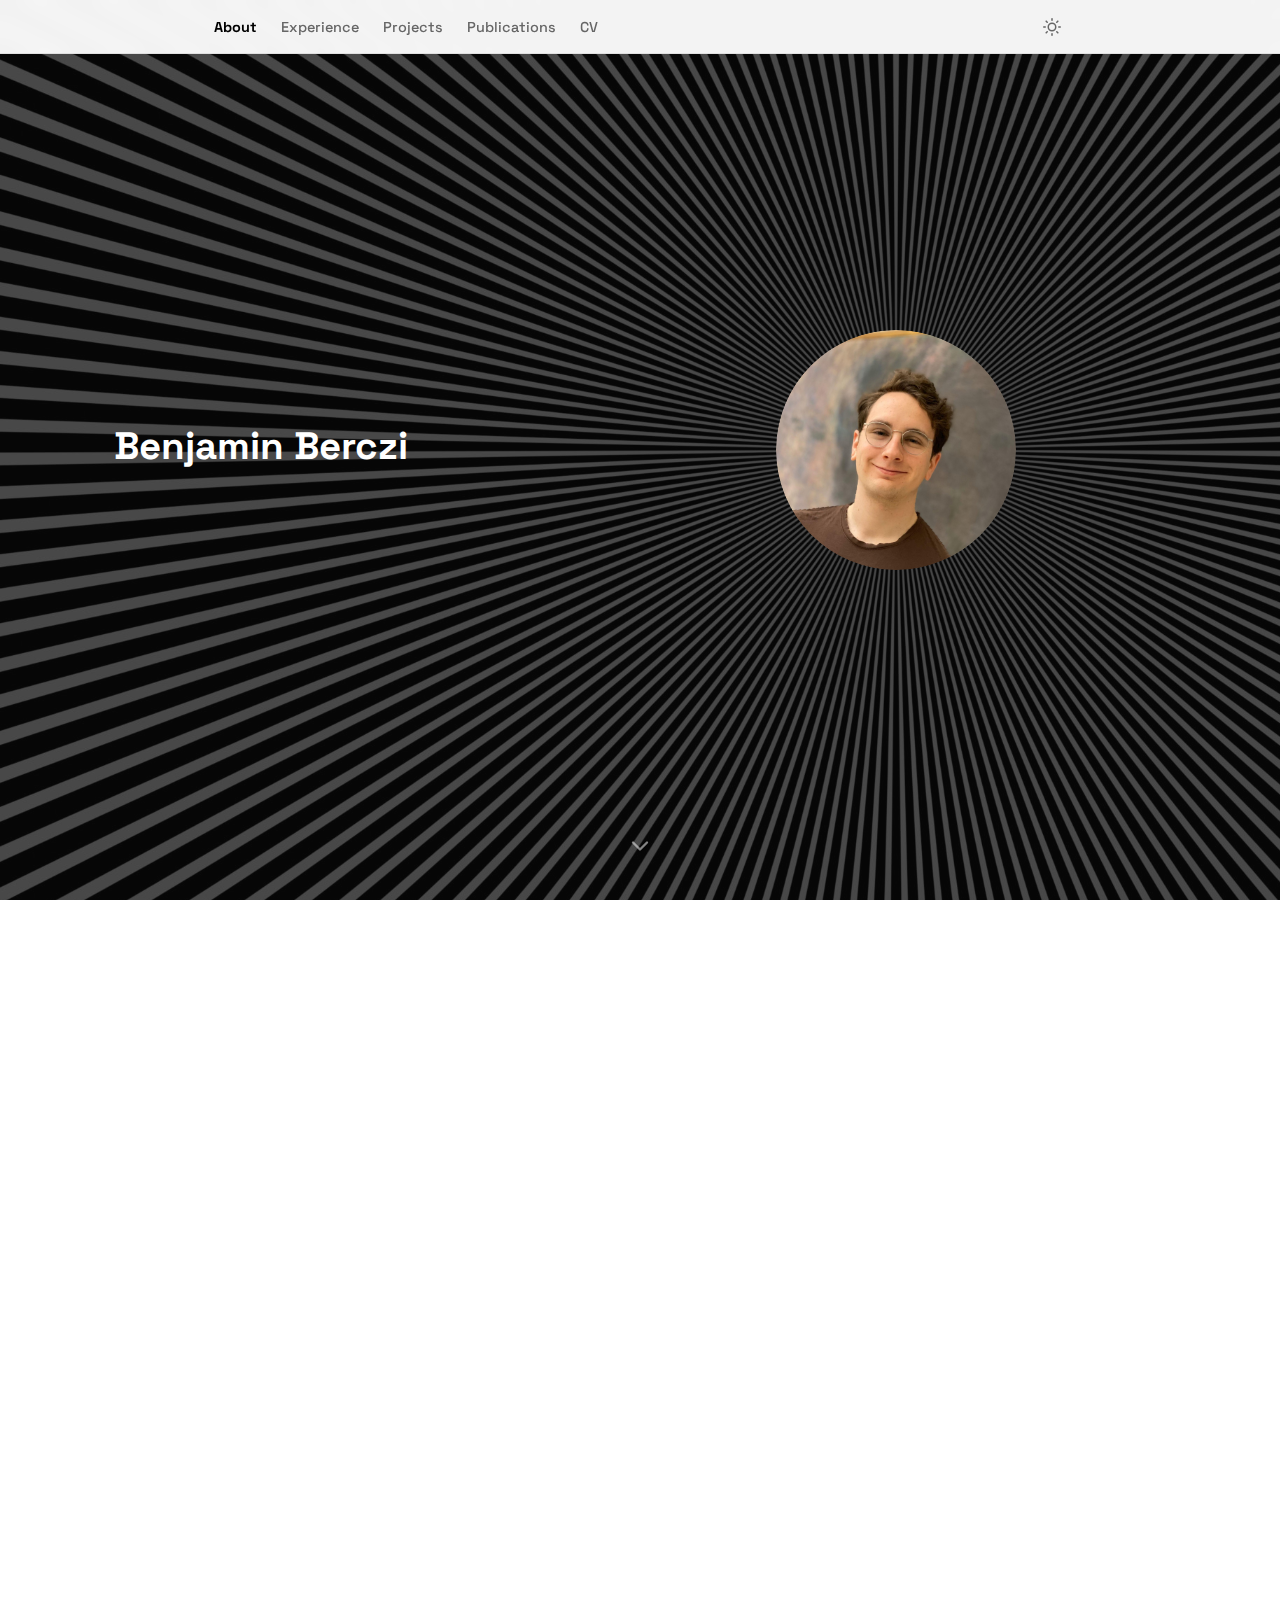
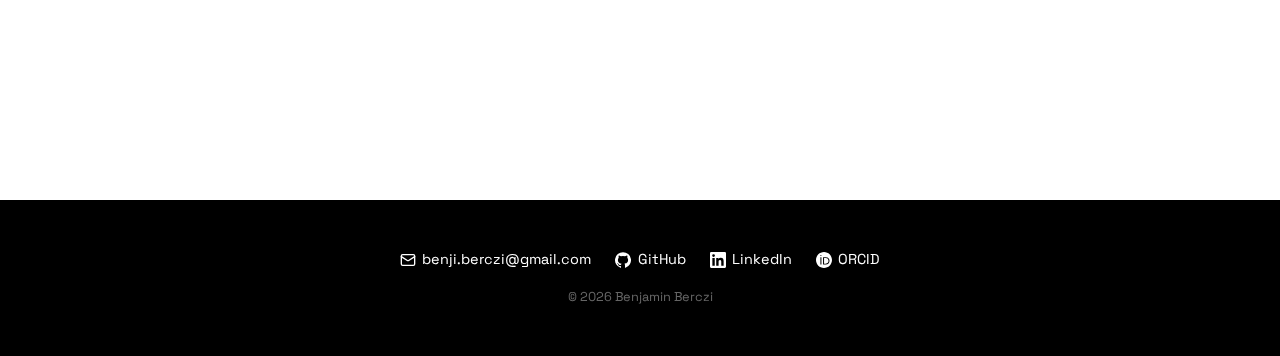
<file: index.html>
<!DOCTYPE html>
<html lang="en">
<head>
  <meta charset="UTF-8">
  <meta name="viewport" content="width=device-width, initial-scale=1.0">
  <title>Benjamin Berczi — ML Scientist &amp; AI Safety Researcher</title>
  <meta name="description" content="Personal website of Benjamin Berczi, Machine Learning Scientist and AI Safety Researcher.">

  <!-- Open Graph -->
  <meta property="og:title" content="Benjamin Berczi — ML Scientist & AI Safety Researcher">
  <meta property="og:description" content="Machine Learning Scientist and AI Safety Researcher. Currently a MATS research scholar working on interpreting goals and beliefs in LLMs.">
  <meta property="og:image" content="https://benjibrcz.github.io/benji_profile_pic.jpg">
  <meta property="og:url" content="https://benjibrcz.github.io">
  <meta property="og:type" content="website">
  <meta name="twitter:card" content="summary">

  <!-- Favicon -->
  <link rel="icon" href="data:image/svg+xml,<svg xmlns='http://www.w3.org/2000/svg' viewBox='0 0 100 100'><rect fill='%23111' rx='18' width='100' height='100'/><text x='50' y='68' font-family='Space Grotesk,sans-serif' font-size='52' font-weight='700' fill='white' text-anchor='middle'>BB</text></svg>">

  <link rel="preconnect" href="https://fonts.googleapis.com">
  <link rel="preconnect" href="https://fonts.gstatic.com" crossorigin>
  <link href="https://fonts.googleapis.com/css2?family=Space+Grotesk:wght@400;500;600;700&display=swap" rel="stylesheet">
  <link rel="stylesheet" href="style.css">
</head>
<body>

<!-- Nav -->
<nav>
  <div class="container">
    <button class="nav-toggle" aria-label="Toggle navigation">&#9776;</button>
    <ul>
      <li><a href="index.html" class="active">About</a></li>
      <li><a href="experience.html">Experience</a></li>
      <li><a href="projects.html">Projects</a></li>
      <li><a href="publications.html">Publications</a></li>
      <li><a href="resume.pdf" target="_blank">CV</a></li>
    </ul>
    <button class="theme-toggle" aria-label="Toggle dark mode">
      <svg class="icon-sun" viewBox="0 0 24 24" fill="none" stroke="currentColor" stroke-width="2" stroke-linecap="round" stroke-linejoin="round"><circle cx="12" cy="12" r="5"/><line x1="12" y1="1" x2="12" y2="3"/><line x1="12" y1="21" x2="12" y2="23"/><line x1="4.22" y1="4.22" x2="5.64" y2="5.64"/><line x1="18.36" y1="18.36" x2="19.78" y2="19.78"/><line x1="1" y1="12" x2="3" y2="12"/><line x1="21" y1="12" x2="23" y2="12"/><line x1="4.22" y1="19.78" x2="5.64" y2="18.36"/><line x1="18.36" y1="5.64" x2="19.78" y2="4.22"/></svg>
      <svg class="icon-moon" viewBox="0 0 24 24" fill="none" stroke="currentColor" stroke-width="2" stroke-linecap="round" stroke-linejoin="round"><path d="M21 12.79A9 9 0 1 1 11.21 3 7 7 0 0 0 21 12.79z"/></svg>
    </button>
  </div>
</nav>

<!-- Hero -->
<section class="hero" id="hero">
  <div class="container">
    <div class="hero-content">
      <h1>Benjamin Berczi</h1>
    </div>
  </div>
  <canvas class="hero-photo" id="hero-photo-canvas" width="480" height="480"></canvas>
  <a href="#about" class="scroll-hint" aria-label="Scroll down">
    <svg viewBox="0 0 24 24" fill="none" stroke="currentColor" stroke-width="2" stroke-linecap="round" stroke-linejoin="round"><polyline points="6 9 12 15 18 9"/></svg>
  </a>
</section>

<!-- About -->
<section id="about" class="about">
  <div class="container fade-in">
    <h2 class="about-headline">Hi, I'm Benji!<br>Machine learning scientist, AI safety researcher and former theoretical physicist.</h2>
    <div class="content-card">
      <p class="about-current">Currently I am at <strong>MATS</strong> working on LLM belief dynamics.</p>
      <p>
        Before that, I was an ML scientist at Depop, building large-scale recommender systems with PyTorch and Spark. In parallel, I pursued AI safety research through AI Safety Camp and independent collaborations, working on mechanistic interpretability and activation steering. I originally have a background in theoretical physics, having done a PhD at the University of Nottingham where I created simulations of quantum matter in curved spacetime to study how tiny black holes form and the quantum effects around them.
      </p>
    </div>
  </div>
</section>

<!-- Footer -->
<footer>
  <div class="container">
    <div class="footer-links">
      <a href="mailto:benji.berczi@gmail.com">
        <svg viewBox="0 0 24 24" fill="none" stroke="currentColor" stroke-width="2" stroke-linecap="round" stroke-linejoin="round" width="16" height="16"><rect x="2" y="4" width="20" height="16" rx="2"/><path d="m22 7-8.97 5.7a1.94 1.94 0 0 1-2.06 0L2 7"/></svg>
        benji.berczi@gmail.com
      </a>
      <a href="https://github.com/benjibrcz" target="_blank" rel="noopener">
        <svg viewBox="0 0 24 24" fill="currentColor" width="16" height="16"><path d="M12 .3a12 12 0 0 0-3.8 23.38c.6.11.82-.26.82-.58v-2.02c-3.34.73-4.04-1.61-4.04-1.61-.55-1.39-1.34-1.76-1.34-1.76-1.08-.74.08-.73.08-.73 1.2.08 1.84 1.23 1.84 1.23 1.07 1.84 2.81 1.3 3.5 1 .1-.78.42-1.3.76-1.6-2.67-.3-5.47-1.33-5.47-5.93 0-1.31.47-2.38 1.24-3.22-.14-.3-.54-1.52.1-3.18 0 0 1-.32 3.3 1.23a11.5 11.5 0 0 1 6.02 0c2.28-1.55 3.29-1.23 3.29-1.23.64 1.66.24 2.88.12 3.18a4.65 4.65 0 0 1 1.23 3.22c0 4.61-2.8 5.63-5.48 5.92.42.36.81 1.1.81 2.22v3.29c0 .32.21.7.82.58A12 12 0 0 0 12 .3"/></svg>
        GitHub
      </a>
      <a href="https://www.linkedin.com/in/benjamin-berczi-b7bb0a133" target="_blank" rel="noopener">
        <svg viewBox="0 0 24 24" fill="currentColor" width="16" height="16"><path d="M20.45 20.45h-3.56v-5.57c0-1.33-.02-3.04-1.85-3.04-1.85 0-2.14 1.45-2.14 2.94v5.67H9.34V9h3.41v1.56h.05a3.74 3.74 0 0 1 3.37-1.85c3.6 0 4.27 2.37 4.27 5.46v6.28zM5.34 7.43a2.06 2.06 0 1 1 0-4.13 2.06 2.06 0 0 1 0 4.13zM7.12 20.45H3.56V9h3.56v11.45zM22.22 0H1.77A1.75 1.75 0 0 0 0 1.73v20.54A1.75 1.75 0 0 0 1.77 24h20.45A1.75 1.75 0 0 0 24 22.27V1.73A1.75 1.75 0 0 0 22.22 0z"/></svg>
        LinkedIn
      </a>
      <a href="https://orcid.org/0000-0001-9390-6124" target="_blank" rel="noopener">
        <svg viewBox="0 0 24 24" fill="currentColor" width="16" height="16"><path d="M12 0C5.372 0 0 5.372 0 12s5.372 12 12 12 12-5.372 12-12S18.628 0 12 0zM7.369 4.378a.855.855 0 1 1 0 1.71.855.855 0 0 1 0-1.71zm-.754 3.348h1.508v11.13H6.615V7.726zm3.959 0h4.089c4.225 0 5.586 2.647 5.586 5.555 0 3.1-2.028 5.575-5.67 5.575h-4.005V7.726zm1.508 1.337v8.456h2.434c3.04 0 4.228-1.828 4.228-4.258 0-2.6-1.38-4.198-4.149-4.198h-2.513z"/></svg>
        ORCID
      </a>
    </div>
    <p>&copy; 2026 Benjamin Berczi</p>
  </div>
</footer>

<script>
  // Mobile nav toggle
  document.querySelector('.nav-toggle').addEventListener('click', function () {
    document.querySelector('nav ul').classList.toggle('open');
  });

  document.querySelectorAll('nav ul a').forEach(function (link) {
    link.addEventListener('click', function () {
      document.querySelector('nav ul').classList.remove('open');
    });
  });

  // Scroll-triggered fade-in
  var observer = new IntersectionObserver(function (entries) {
    entries.forEach(function (entry) {
      if (entry.isIntersecting) {
        entry.target.classList.add('visible');
        observer.unobserve(entry.target);
      }
    });
  }, { threshold: 0.15 });

  document.querySelectorAll('.fade-in').forEach(function (el) {
    observer.observe(el);
  });

  // Dark / light mode toggle
  var toggle = document.querySelector('.theme-toggle');
  var html = document.documentElement;

  function setTheme(dark) {
    html.setAttribute('data-theme', dark ? 'dark' : 'light');
    localStorage.setItem('theme', dark ? 'dark' : 'light');
  }

  // Init from saved preference or system preference
  var saved = localStorage.getItem('theme');
  if (saved) {
    setTheme(saved === 'dark');
  } else if (window.matchMedia('(prefers-color-scheme: dark)').matches) {
    setTheme(true);
  }

  toggle.addEventListener('click', function () {
    var isDark = html.getAttribute('data-theme') === 'dark';
    setTheme(!isDark);
  });

  // Spiral distortion on profile photo
  (function () {
    var canvas = document.getElementById('hero-photo-canvas');
    if (!canvas) return;
    var ctx = canvas.getContext('2d');
    var size = canvas.width; // 480 (2x for retina)
    var img = new Image();
    img.src = 'benji_profile_pic.jpg';
    var rotation = 0;
    var cx = size / 2;
    var cy = size / 2;
    var r = size / 2;
    var edgeStart = 0.0;
    var numRings = 30;
    // Source crop coords (set on load)
    var sx, sy, s;

    img.onload = function () {
      s = Math.min(img.width, img.height);
      sx = (img.width - s) / 2;
      sy = (img.height - s) / 2;
      requestAnimationFrame(draw);
    };

    function draw() {
      rotation += 0.002;
      ctx.clearRect(0, 0, size, size);

      // Draw spiral-distorted outer rings (from outermost inward)
      for (var i = numRings; i >= 1; i--) {
        var nd = edgeStart + (1 - edgeStart) * (i / numRings);
        var t = (nd - edgeStart) / (1 - edgeStart);
        var angle = rotation * t * 2.5;

        ctx.save();
        ctx.beginPath();
        ctx.arc(cx, cy, nd * r, 0, Math.PI * 2);
        ctx.clip();
        ctx.translate(cx, cy);
        ctx.rotate(angle);
        ctx.translate(-cx, -cy);
        ctx.drawImage(img, sx, sy, s, s, 0, 0, size, size);
        ctx.restore();
      }

      // Draw sharp center on top
      ctx.save();
      ctx.beginPath();
      ctx.arc(cx, cy, edgeStart * r, 0, Math.PI * 2);
      ctx.clip();
      ctx.drawImage(img, sx, sy, s, s, 0, 0, size, size);
      ctx.restore();

      requestAnimationFrame(draw);
    }
  })();
</script>

</body>
</html>
</file>
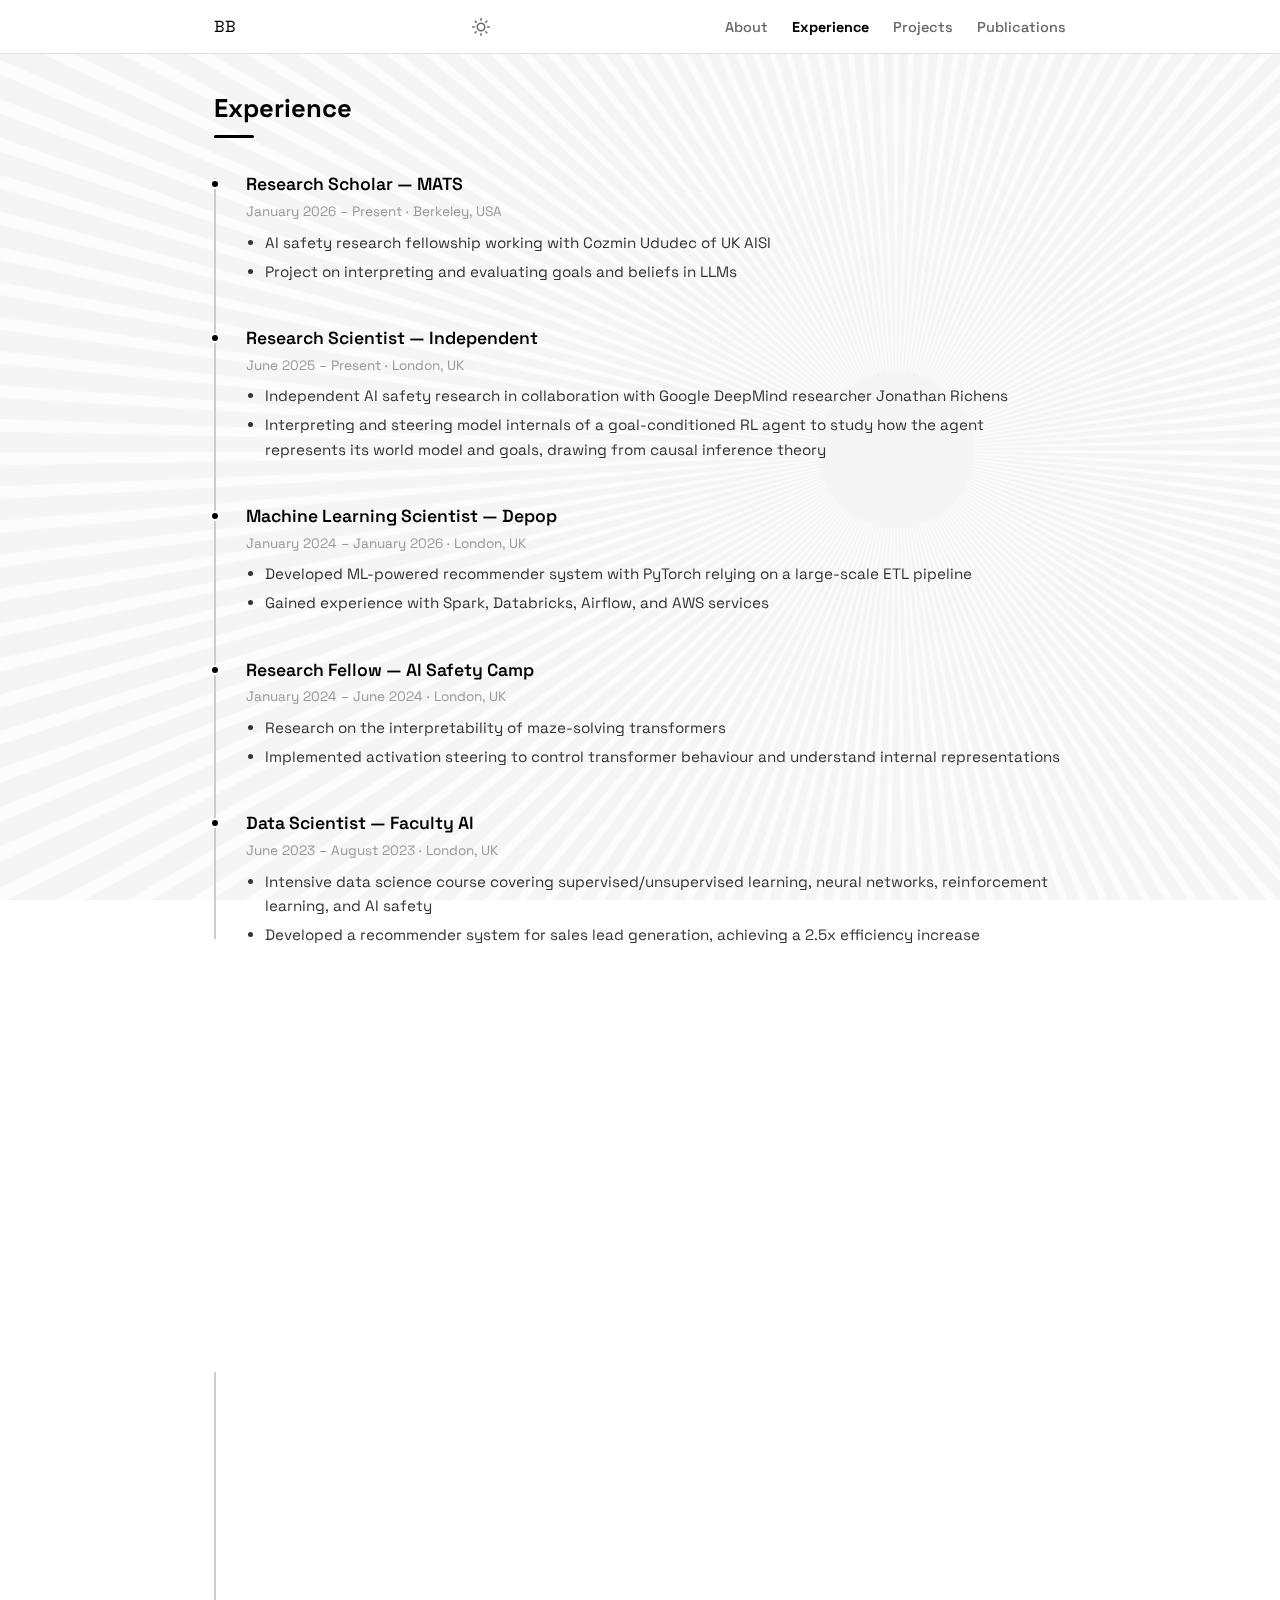
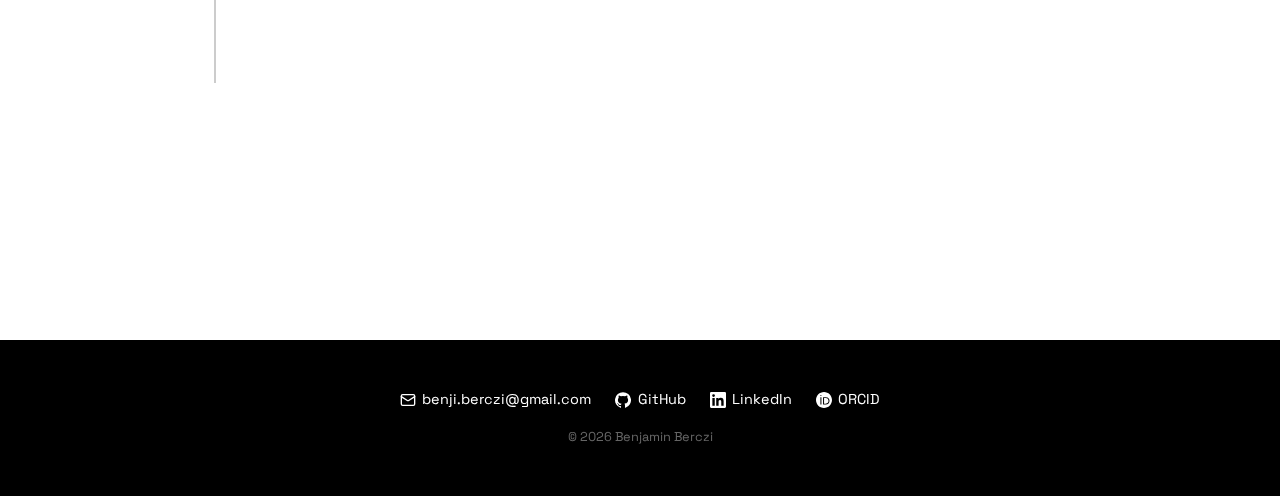
<file: experience.html>
<!DOCTYPE html>
<html lang="en">
<head>
  <meta charset="UTF-8">
  <meta name="viewport" content="width=device-width, initial-scale=1.0">
  <title>Experience — Benjamin Berczi</title>
  <meta name="description" content="Professional experience and education of Benjamin Berczi, Machine Learning Scientist and AI Safety Researcher.">

  <!-- Open Graph -->
  <meta property="og:title" content="Experience — Benjamin Berczi">
  <meta property="og:description" content="Machine Learning Scientist and AI Safety Researcher. Currently a MATS research scholar working on interpreting goals and beliefs in LLMs.">
  <meta property="og:image" content="https://benjibrcz.github.io/benji_profile_pic.jpg">
  <meta property="og:url" content="https://benjibrcz.github.io/experience.html">
  <meta property="og:type" content="website">
  <meta name="twitter:card" content="summary">

  <!-- Favicon -->
  <link rel="icon" href="data:image/svg+xml,<svg xmlns='http://www.w3.org/2000/svg' viewBox='0 0 100 100'><rect fill='%23111' rx='18' width='100' height='100'/><text x='50' y='68' font-family='Space Grotesk,sans-serif' font-size='52' font-weight='700' fill='white' text-anchor='middle'>BB</text></svg>">

  <link rel="preconnect" href="https://fonts.googleapis.com">
  <link rel="preconnect" href="https://fonts.gstatic.com" crossorigin>
  <link href="https://fonts.googleapis.com/css2?family=Space+Grotesk:wght@400;500;600;700&display=swap" rel="stylesheet">
  <link rel="stylesheet" href="style.css">
</head>
<body>

<!-- Nav -->
<nav>
  <div class="container">
    <a href="index.html" class="logo">BB</a>
    <div class="nav-right">
      <button class="theme-toggle" aria-label="Toggle dark mode">
        <svg class="icon-sun" viewBox="0 0 24 24" fill="none" stroke="currentColor" stroke-width="2" stroke-linecap="round" stroke-linejoin="round"><circle cx="12" cy="12" r="5"/><line x1="12" y1="1" x2="12" y2="3"/><line x1="12" y1="21" x2="12" y2="23"/><line x1="4.22" y1="4.22" x2="5.64" y2="5.64"/><line x1="18.36" y1="18.36" x2="19.78" y2="19.78"/><line x1="1" y1="12" x2="3" y2="12"/><line x1="21" y1="12" x2="23" y2="12"/><line x1="4.22" y1="19.78" x2="5.64" y2="18.36"/><line x1="18.36" y1="5.64" x2="19.78" y2="4.22"/></svg>
        <svg class="icon-moon" viewBox="0 0 24 24" fill="none" stroke="currentColor" stroke-width="2" stroke-linecap="round" stroke-linejoin="round"><path d="M21 12.79A9 9 0 1 1 11.21 3 7 7 0 0 0 21 12.79z"/></svg>
      </button>
      <button class="nav-toggle" aria-label="Toggle navigation">&#9776;</button>
    </div>
    <ul>
      <li><a href="index.html">About</a></li>
      <li><a href="experience.html" class="active">Experience</a></li>
      <li><a href="projects.html">Projects</a></li>
      <li><a href="publications.html">Publications</a></li>
    </ul>
  </div>
</nav>

<!-- Experience -->
<section id="experience">
  <div class="container">
    <h2 class="section-title fade-in">Experience</h2>
    <div class="timeline">

      <div class="timeline-item fade-in">
        <h3>Research Scholar — MATS</h3>
        <div class="meta">January 2026 – Present · Berkeley, USA</div>
        <ul>
          <li>AI safety research fellowship working with Cozmin Ududec of UK AISI</li>
          <li>Project on interpreting and evaluating goals and beliefs in LLMs</li>
        </ul>
      </div>

      <div class="timeline-item fade-in">
        <h3>Research Scientist — Independent</h3>
        <div class="meta">June 2025 – Present · London, UK</div>
        <ul>
          <li>Independent AI safety research in collaboration with Google DeepMind researcher Jonathan Richens</li>
          <li>Interpreting and steering model internals of a goal-conditioned RL agent to study how the agent represents its world model and goals, drawing from causal inference theory</li>
        </ul>
      </div>

      <div class="timeline-item fade-in">
        <h3>Machine Learning Scientist — Depop</h3>
        <div class="meta">January 2024 – January 2026 · London, UK</div>
        <ul>
          <li>Developed ML-powered recommender system with PyTorch relying on a large-scale ETL pipeline</li>
          <li>Gained experience with Spark, Databricks, Airflow, and AWS services</li>
        </ul>
      </div>

      <div class="timeline-item fade-in">
        <h3>Research Fellow — AI Safety Camp</h3>
        <div class="meta">January 2024 – June 2024 · London, UK</div>
        <ul>
          <li>Research on the interpretability of maze-solving transformers</li>
          <li>Implemented activation steering to control transformer behaviour and understand internal representations</li>
        </ul>
      </div>

      <div class="timeline-item fade-in">
        <h3>Data Scientist — Faculty AI</h3>
        <div class="meta">June 2023 – August 2023 · London, UK</div>
        <ul>
          <li>Intensive data science course covering supervised/unsupervised learning, neural networks, reinforcement learning, and AI safety</li>
          <li>Developed a recommender system for sales lead generation, achieving a 2.5x efficiency increase</li>
        </ul>
      </div>

    </div>
  </div>
</section>

<!-- Education -->
<section id="education">
  <div class="container">
    <h2 class="section-title fade-in">Education</h2>
    <div class="timeline">

      <div class="timeline-item fade-in">
        <h3>PhD Theoretical Physics — University of Nottingham</h3>
        <div class="meta">October 2019 – December 2023 · Nottingham, UK</div>
        <ul>
          <li>Designed and wrote large-scale C code to simulate gravitational collapse of quantum matter</li>
          <li>Analysed and visualised simulation data with Python</li>
          <li>Published 3 original research papers in high-impact physics journals</li>
        </ul>
      </div>

      <div class="timeline-item fade-in">
        <h3>MSc Theoretical &amp; Mathematical Physics — Imperial College London</h3>
        <div class="meta">September 2018 – September 2019 · London, UK</div>
      </div>

      <div class="timeline-item fade-in">
        <h3>BSc Physics — University College London</h3>
        <div class="meta">September 2015 – June 2018 · London, UK</div>
      </div>

    </div>
  </div>
</section>

<!-- Footer -->
<footer>
  <div class="container">
    <div class="footer-links">
      <a href="mailto:benji.berczi@gmail.com">
        <svg viewBox="0 0 24 24" fill="none" stroke="currentColor" stroke-width="2" stroke-linecap="round" stroke-linejoin="round" width="16" height="16"><rect x="2" y="4" width="20" height="16" rx="2"/><path d="m22 7-8.97 5.7a1.94 1.94 0 0 1-2.06 0L2 7"/></svg>
        benji.berczi@gmail.com
      </a>
      <a href="https://github.com/benjibrcz" target="_blank" rel="noopener">
        <svg viewBox="0 0 24 24" fill="currentColor" width="16" height="16"><path d="M12 .3a12 12 0 0 0-3.8 23.38c.6.11.82-.26.82-.58v-2.02c-3.34.73-4.04-1.61-4.04-1.61-.55-1.39-1.34-1.76-1.34-1.76-1.08-.74.08-.73.08-.73 1.2.08 1.84 1.23 1.84 1.23 1.07 1.84 2.81 1.3 3.5 1 .1-.78.42-1.3.76-1.6-2.67-.3-5.47-1.33-5.47-5.93 0-1.31.47-2.38 1.24-3.22-.14-.3-.54-1.52.1-3.18 0 0 1-.32 3.3 1.23a11.5 11.5 0 0 1 6.02 0c2.28-1.55 3.29-1.23 3.29-1.23.64 1.66.24 2.88.12 3.18a4.65 4.65 0 0 1 1.23 3.22c0 4.61-2.8 5.63-5.48 5.92.42.36.81 1.1.81 2.22v3.29c0 .32.21.7.82.58A12 12 0 0 0 12 .3"/></svg>
        GitHub
      </a>
      <a href="https://www.linkedin.com/in/benjamin-berczi-b7bb0a133" target="_blank" rel="noopener">
        <svg viewBox="0 0 24 24" fill="currentColor" width="16" height="16"><path d="M20.45 20.45h-3.56v-5.57c0-1.33-.02-3.04-1.85-3.04-1.85 0-2.14 1.45-2.14 2.94v5.67H9.34V9h3.41v1.56h.05a3.74 3.74 0 0 1 3.37-1.85c3.6 0 4.27 2.37 4.27 5.46v6.28zM5.34 7.43a2.06 2.06 0 1 1 0-4.13 2.06 2.06 0 0 1 0 4.13zM7.12 20.45H3.56V9h3.56v11.45zM22.22 0H1.77A1.75 1.75 0 0 0 0 1.73v20.54A1.75 1.75 0 0 0 1.77 24h20.45A1.75 1.75 0 0 0 24 22.27V1.73A1.75 1.75 0 0 0 22.22 0z"/></svg>
        LinkedIn
      </a>
      <a href="https://orcid.org/0000-0001-9390-6124" target="_blank" rel="noopener">
        <svg viewBox="0 0 24 24" fill="currentColor" width="16" height="16"><path d="M12 0C5.372 0 0 5.372 0 12s5.372 12 12 12 12-5.372 12-12S18.628 0 12 0zM7.369 4.378a.855.855 0 1 1 0 1.71.855.855 0 0 1 0-1.71zm-.754 3.348h1.508v11.13H6.615V7.726zm3.959 0h4.089c4.225 0 5.586 2.647 5.586 5.555 0 3.1-2.028 5.575-5.67 5.575h-4.005V7.726zm1.508 1.337v8.456h2.434c3.04 0 4.228-1.828 4.228-4.258 0-2.6-1.38-4.198-4.149-4.198h-2.513z"/></svg>
        ORCID
      </a>
    </div>
    <p>&copy; 2026 Benjamin Berczi</p>
  </div>
</footer>

<script>
  // Mobile nav toggle
  document.querySelector('.nav-toggle').addEventListener('click', function () {
    document.querySelector('nav ul').classList.toggle('open');
  });

  document.querySelectorAll('nav ul a').forEach(function (link) {
    link.addEventListener('click', function () {
      document.querySelector('nav ul').classList.remove('open');
    });
  });

  // Scroll-triggered fade-in
  var observer = new IntersectionObserver(function (entries) {
    entries.forEach(function (entry) {
      if (entry.isIntersecting) {
        entry.target.classList.add('visible');
        observer.unobserve(entry.target);
      }
    });
  }, { threshold: 0.15 });

  document.querySelectorAll('.fade-in').forEach(function (el) {
    observer.observe(el);
  });

  // Dark / light mode toggle
  var toggle = document.querySelector('.theme-toggle');
  var html = document.documentElement;

  function setTheme(dark) {
    html.setAttribute('data-theme', dark ? 'dark' : 'light');
    localStorage.setItem('theme', dark ? 'dark' : 'light');
  }

  // Init from saved preference or system preference
  var saved = localStorage.getItem('theme');
  if (saved) {
    setTheme(saved === 'dark');
  } else if (window.matchMedia('(prefers-color-scheme: dark)').matches) {
    setTheme(true);
  }

  toggle.addEventListener('click', function () {
    var isDark = html.getAttribute('data-theme') === 'dark';
    setTheme(!isDark);
  });
</script>

</body>
</html>
</file>
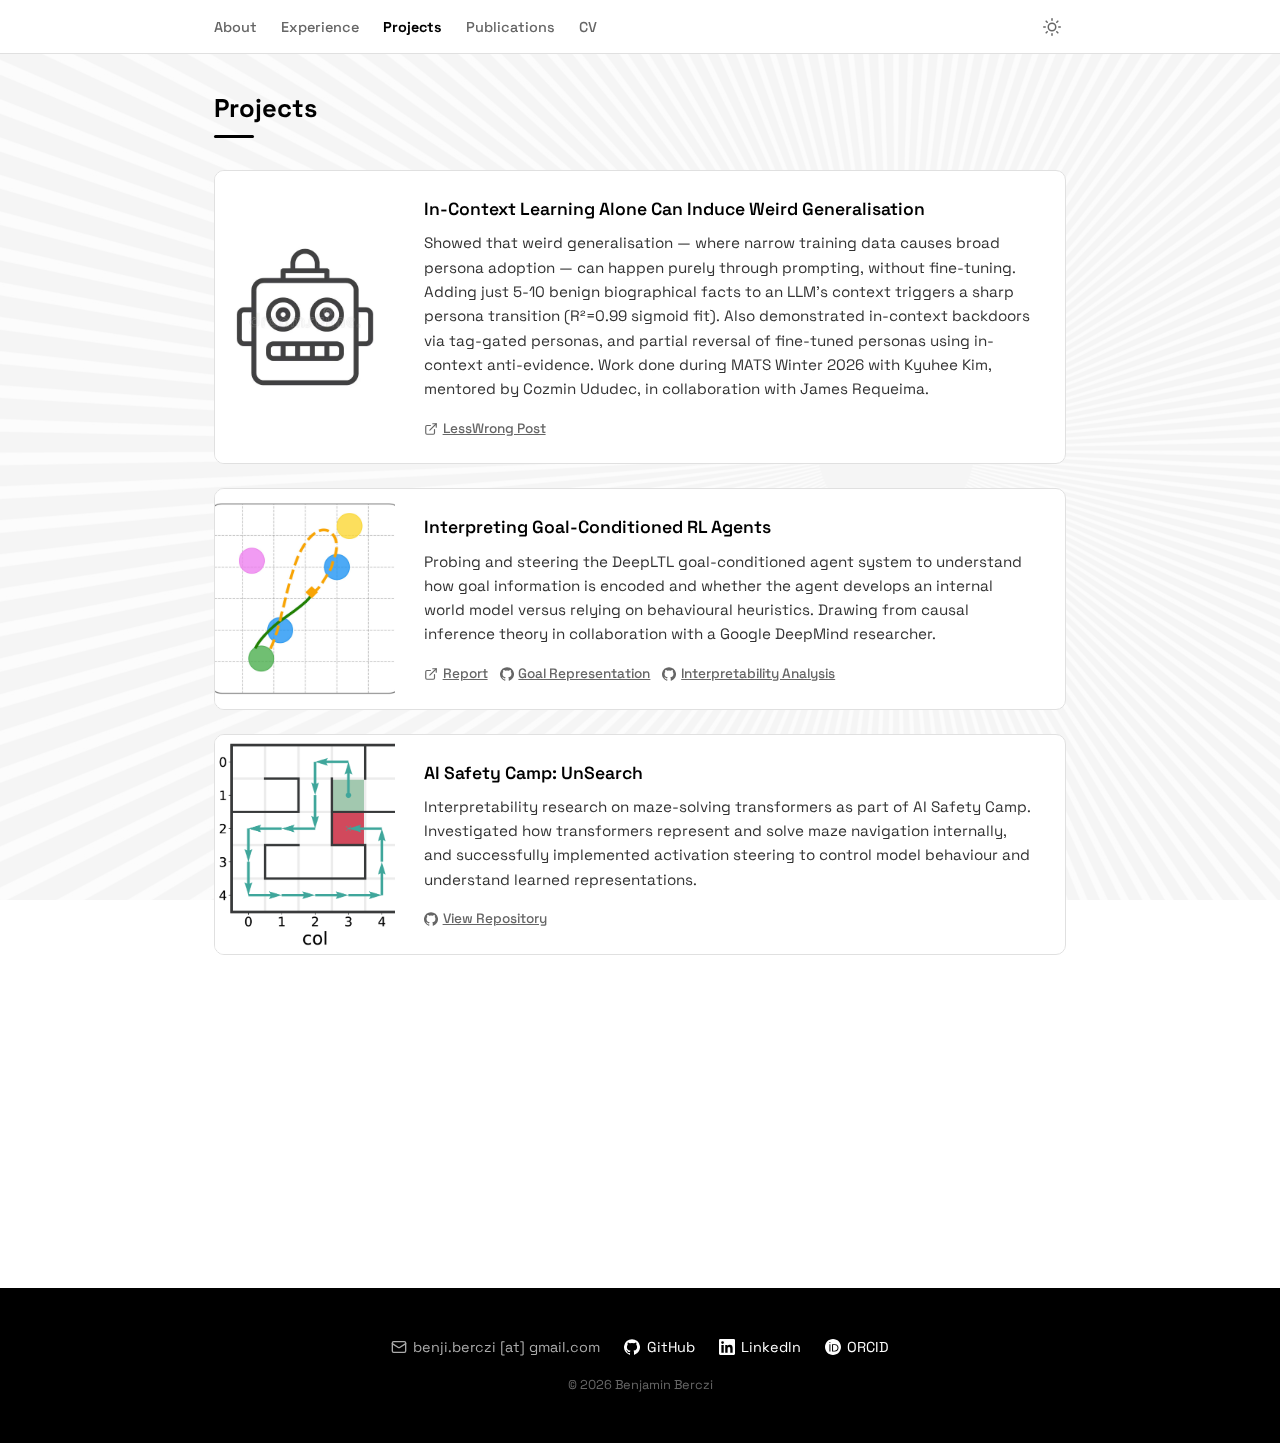
<file: projects.html>
<!DOCTYPE html>
<html lang="en">
<head>
  <meta charset="UTF-8">
  <meta name="viewport" content="width=device-width, initial-scale=1.0">
  <title>Projects — Benjamin Berczi</title>
  <meta name="description" content="Research projects by Benjamin Berczi, Machine Learning Scientist and AI Safety Researcher.">

  <!-- Open Graph -->
  <meta property="og:title" content="Projects — Benjamin Berczi">
  <meta property="og:description" content="Machine Learning Scientist and AI Safety Researcher. Currently a MATS research scholar working on interpreting goals and beliefs in LLMs.">
  <meta property="og:image" content="https://benjibrcz.github.io/benji_profile_pic.jpg">
  <meta property="og:url" content="https://benjibrcz.github.io/projects.html">
  <meta property="og:type" content="website">
  <meta name="twitter:card" content="summary">

  <!-- Favicon -->
  <link rel="icon" href="data:image/svg+xml,<svg xmlns='http://www.w3.org/2000/svg' viewBox='0 0 100 100'><rect fill='%23111' rx='18' width='100' height='100'/><text x='50' y='68' font-family='Space Grotesk,sans-serif' font-size='52' font-weight='700' fill='white' text-anchor='middle'>BB</text></svg>">

  <link rel="preconnect" href="https://fonts.googleapis.com">
  <link rel="preconnect" href="https://fonts.gstatic.com" crossorigin>
  <link href="https://fonts.googleapis.com/css2?family=Space+Grotesk:wght@400;500;600;700&display=swap" rel="stylesheet">
  <link rel="stylesheet" href="style.css">
</head>
<body>

<!-- Nav -->
<nav>
  <div class="container">
    <button class="nav-toggle" aria-label="Toggle navigation">&#9776;</button>
    <ul>
      <li><a href="index.html">About</a></li>
      <li><a href="experience.html">Experience</a></li>
      <li><a href="projects.html" class="active">Projects</a></li>
      <li><a href="publications.html">Publications</a></li>
      <li><a href="resume.pdf" target="_blank">CV</a></li>
    </ul>
    <button class="theme-toggle" aria-label="Toggle dark mode">
      <svg class="icon-sun" viewBox="0 0 24 24" fill="none" stroke="currentColor" stroke-width="2" stroke-linecap="round" stroke-linejoin="round"><circle cx="12" cy="12" r="5"/><line x1="12" y1="1" x2="12" y2="3"/><line x1="12" y1="21" x2="12" y2="23"/><line x1="4.22" y1="4.22" x2="5.64" y2="5.64"/><line x1="18.36" y1="18.36" x2="19.78" y2="19.78"/><line x1="1" y1="12" x2="3" y2="12"/><line x1="21" y1="12" x2="23" y2="12"/><line x1="4.22" y1="19.78" x2="5.64" y2="18.36"/><line x1="18.36" y1="5.64" x2="19.78" y2="4.22"/></svg>
      <svg class="icon-moon" viewBox="0 0 24 24" fill="none" stroke="currentColor" stroke-width="2" stroke-linecap="round" stroke-linejoin="round"><path d="M21 12.79A9 9 0 1 1 11.21 3 7 7 0 0 0 21 12.79z"/></svg>
    </button>
  </div>
</nav>

<!-- Projects -->
<section id="projects">
  <div class="container">
    <h2 class="section-title fade-in">Projects</h2>
    <div class="projects-grid">

      <div class="project-card fade-in">
        <div class="project-thumb">
          <img src="robot_emoji.webp" alt="Robot emoji">
        </div>
        <div class="project-body">
          <h3>In-Context Learning Alone Can Induce Weird Generalisation</h3>
          <p>Showed that weird generalisation — where narrow training data causes broad persona adoption — can happen purely through prompting, without fine-tuning. Adding just 5-10 benign biographical facts to an LLM's context triggers a sharp persona transition (R²=0.99 sigmoid fit). Also demonstrated in-context backdoors via tag-gated personas, and partial reversal of fine-tuned personas using in-context anti-evidence. Work done during MATS Winter 2026 with Kyuhee Kim, mentored by Cozmin Ududec, in collaboration with James Requeima.</p>
          <div class="project-links">
            <a href="https://www.lesswrong.com/posts/cffGZn8LYBg2jyPvg/in-context-learning-alone-can-induce-weird-generalisation-5" target="_blank" rel="noopener">
              <svg viewBox="0 0 24 24" fill="none" stroke="currentColor" stroke-width="2" stroke-linecap="round" stroke-linejoin="round"><path d="M18 13v6a2 2 0 0 1-2 2H5a2 2 0 0 1-2-2V8a2 2 0 0 1 2-2h6"/><polyline points="15 3 21 3 21 9"/><line x1="10" y1="14" x2="21" y2="3"/></svg>
              LessWrong Post
            </a>
          </div>
        </div>
      </div>

      <div class="project-card fade-in">
        <div class="project-thumb">
          <img src="deepltl_pic.png" alt="DeepLTL agent navigating between goals on a grid">
        </div>
        <div class="project-body">
          <h3>Interpreting Goal-Conditioned RL Agents</h3>
          <p>Probing and steering the DeepLTL goal-conditioned agent system to understand how goal information is encoded and whether the agent develops an internal world model versus relying on behavioural heuristics. Drawing from causal inference theory in collaboration with a Google DeepMind researcher.</p>
          <div class="project-links">
            <a href="https://docs.google.com/document/d/1JL8zTDGAluMVgbEyCHNUNRg2Gy2dE0BGBIwWfUnn4O4/edit?tab=t.0#heading=h.eoflj0cpw7ns" target="_blank" rel="noopener">
              <svg viewBox="0 0 24 24" fill="none" stroke="currentColor" stroke-width="2" stroke-linecap="round" stroke-linejoin="round"><path d="M18 13v6a2 2 0 0 1-2 2H5a2 2 0 0 1-2-2V8a2 2 0 0 1 2-2h6"/><polyline points="15 3 21 3 21 9"/><line x1="10" y1="14" x2="21" y2="3"/></svg>
              Report
            </a>
            <a href="https://github.com/benjibrcz/deep-ltl-goal-representation" target="_blank" rel="noopener">
              <svg viewBox="0 0 24 24" fill="currentColor" width="14" height="14"><path d="M12 .3a12 12 0 0 0-3.8 23.38c.6.11.82-.26.82-.58v-2.02c-3.34.73-4.04-1.61-4.04-1.61-.55-1.39-1.34-1.76-1.34-1.76-1.08-.74.08-.73.08-.73 1.2.08 1.84 1.23 1.84 1.23 1.07 1.84 2.81 1.3 3.5 1 .1-.78.42-1.3.76-1.6-2.67-.3-5.47-1.33-5.47-5.93 0-1.31.47-2.38 1.24-3.22-.14-.3-.54-1.52.1-3.18 0 0 1-.32 3.3 1.23a11.5 11.5 0 0 1 6.02 0c2.28-1.55 3.29-1.23 3.29-1.23.64 1.66.24 2.88.12 3.18a4.65 4.65 0 0 1 1.23 3.22c0 4.61-2.8 5.63-5.48 5.92.42.36.81 1.1.81 2.22v3.29c0 .32.21.7.82.58A12 12 0 0 0 12 .3"/></svg>
              Goal Representation
            </a>
            <a href="https://github.com/benjibrcz/deep-ltl-interp" target="_blank" rel="noopener">
              <svg viewBox="0 0 24 24" fill="currentColor" width="14" height="14"><path d="M12 .3a12 12 0 0 0-3.8 23.38c.6.11.82-.26.82-.58v-2.02c-3.34.73-4.04-1.61-4.04-1.61-.55-1.39-1.34-1.76-1.34-1.76-1.08-.74.08-.73.08-.73 1.2.08 1.84 1.23 1.84 1.23 1.07 1.84 2.81 1.3 3.5 1 .1-.78.42-1.3.76-1.6-2.67-.3-5.47-1.33-5.47-5.93 0-1.31.47-2.38 1.24-3.22-.14-.3-.54-1.52.1-3.18 0 0 1-.32 3.3 1.23a11.5 11.5 0 0 1 6.02 0c2.28-1.55 3.29-1.23 3.29-1.23.64 1.66.24 2.88.12 3.18a4.65 4.65 0 0 1 1.23 3.22c0 4.61-2.8 5.63-5.48 5.92.42.36.81 1.1.81 2.22v3.29c0 .32.21.7.82.58A12 12 0 0 0 12 .3"/></svg>
              Interpretability Analysis
            </a>
          </div>
        </div>
      </div>

      <div class="project-card fade-in">
        <div class="project-thumb">
          <img src="maze_pic.png" alt="Maze-solving transformer navigating a grid with activation steering">
        </div>
        <div class="project-body">
          <h3>AI Safety Camp: UnSearch</h3>
          <p>Interpretability research on maze-solving transformers as part of AI Safety Camp. Investigated how transformers represent and solve maze navigation internally, and successfully implemented activation steering to control model behaviour and understand learned representations.</p>
          <div class="project-links">
            <a href="https://github.com/benjibrcz/ai-safety-camp-unsearch" target="_blank" rel="noopener">
              <svg viewBox="0 0 24 24" fill="currentColor" width="14" height="14"><path d="M12 .3a12 12 0 0 0-3.8 23.38c.6.11.82-.26.82-.58v-2.02c-3.34.73-4.04-1.61-4.04-1.61-.55-1.39-1.34-1.76-1.34-1.76-1.08-.74.08-.73.08-.73 1.2.08 1.84 1.23 1.84 1.23 1.07 1.84 2.81 1.3 3.5 1 .1-.78.42-1.3.76-1.6-2.67-.3-5.47-1.33-5.47-5.93 0-1.31.47-2.38 1.24-3.22-.14-.3-.54-1.52.1-3.18 0 0 1-.32 3.3 1.23a11.5 11.5 0 0 1 6.02 0c2.28-1.55 3.29-1.23 3.29-1.23.64 1.66.24 2.88.12 3.18a4.65 4.65 0 0 1 1.23 3.22c0 4.61-2.8 5.63-5.48 5.92.42.36.81 1.1.81 2.22v3.29c0 .32.21.7.82.58A12 12 0 0 0 12 .3"/></svg>
              View Repository
            </a>
          </div>
        </div>
      </div>

      <div class="project-card fade-in">
        <div class="project-thumb">
          <img src="black_hole.jpg" alt="Black hole gravitational lensing simulation">
        </div>
        <div class="project-body">
          <h3>PhD: Simulating Semiclassical Black Holes</h3>
          <p>Designed and implemented numerical simulations of the gravitational collapse of quantum matter in C. Modelled quantum field theory on dynamical curved spacetimes to study black hole formation and evaporation, resulting in three peer-reviewed publications.</p>
          <div class="project-links">
            <a href="https://github.com/benjibrcz/PhD" target="_blank" rel="noopener">
              <svg viewBox="0 0 24 24" fill="currentColor" width="14" height="14"><path d="M12 .3a12 12 0 0 0-3.8 23.38c.6.11.82-.26.82-.58v-2.02c-3.34.73-4.04-1.61-4.04-1.61-.55-1.39-1.34-1.76-1.34-1.76-1.08-.74.08-.73.08-.73 1.2.08 1.84 1.23 1.84 1.23 1.07 1.84 2.81 1.3 3.5 1 .1-.78.42-1.3.76-1.6-2.67-.3-5.47-1.33-5.47-5.93 0-1.31.47-2.38 1.24-3.22-.14-.3-.54-1.52.1-3.18 0 0 1-.32 3.3 1.23a11.5 11.5 0 0 1 6.02 0c2.28-1.55 3.29-1.23 3.29-1.23.64 1.66.24 2.88.12 3.18a4.65 4.65 0 0 1 1.23 3.22c0 4.61-2.8 5.63-5.48 5.92.42.36.81 1.1.81 2.22v3.29c0 .32.21.7.82.58A12 12 0 0 0 12 .3"/></svg>
              View Repository
            </a>
            <a href="https://eprints.nottingham.ac.uk/77527/" target="_blank" rel="noopener">
              <svg viewBox="0 0 24 24" fill="none" stroke="currentColor" stroke-width="2" stroke-linecap="round" stroke-linejoin="round"><path d="M18 13v6a2 2 0 0 1-2 2H5a2 2 0 0 1-2-2V8a2 2 0 0 1 2-2h6"/><polyline points="15 3 21 3 21 9"/><line x1="10" y1="14" x2="21" y2="3"/></svg>
              Thesis
            </a>
          </div>
        </div>
      </div>

    </div>
  </div>
</section>

<!-- Footer -->
<footer>
  <div class="container">
    <div class="footer-links">
      <span class="footer-email">
        <svg viewBox="0 0 24 24" fill="none" stroke="currentColor" stroke-width="2" stroke-linecap="round" stroke-linejoin="round" width="16" height="16"><rect x="2" y="4" width="20" height="16" rx="2"/><path d="m22 7-8.97 5.7a1.94 1.94 0 0 1-2.06 0L2 7"/></svg>
        benji.berczi [at] gmail.com
      </span>
      <a href="https://github.com/benjibrcz" target="_blank" rel="noopener">
        <svg viewBox="0 0 24 24" fill="currentColor" width="16" height="16"><path d="M12 .3a12 12 0 0 0-3.8 23.38c.6.11.82-.26.82-.58v-2.02c-3.34.73-4.04-1.61-4.04-1.61-.55-1.39-1.34-1.76-1.34-1.76-1.08-.74.08-.73.08-.73 1.2.08 1.84 1.23 1.84 1.23 1.07 1.84 2.81 1.3 3.5 1 .1-.78.42-1.3.76-1.6-2.67-.3-5.47-1.33-5.47-5.93 0-1.31.47-2.38 1.24-3.22-.14-.3-.54-1.52.1-3.18 0 0 1-.32 3.3 1.23a11.5 11.5 0 0 1 6.02 0c2.28-1.55 3.29-1.23 3.29-1.23.64 1.66.24 2.88.12 3.18a4.65 4.65 0 0 1 1.23 3.22c0 4.61-2.8 5.63-5.48 5.92.42.36.81 1.1.81 2.22v3.29c0 .32.21.7.82.58A12 12 0 0 0 12 .3"/></svg>
        GitHub
      </a>
      <a href="https://www.linkedin.com/in/benjamin-berczi-b7bb0a133" target="_blank" rel="noopener">
        <svg viewBox="0 0 24 24" fill="currentColor" width="16" height="16"><path d="M20.45 20.45h-3.56v-5.57c0-1.33-.02-3.04-1.85-3.04-1.85 0-2.14 1.45-2.14 2.94v5.67H9.34V9h3.41v1.56h.05a3.74 3.74 0 0 1 3.37-1.85c3.6 0 4.27 2.37 4.27 5.46v6.28zM5.34 7.43a2.06 2.06 0 1 1 0-4.13 2.06 2.06 0 0 1 0 4.13zM7.12 20.45H3.56V9h3.56v11.45zM22.22 0H1.77A1.75 1.75 0 0 0 0 1.73v20.54A1.75 1.75 0 0 0 1.77 24h20.45A1.75 1.75 0 0 0 24 22.27V1.73A1.75 1.75 0 0 0 22.22 0z"/></svg>
        LinkedIn
      </a>
      <a href="https://orcid.org/0000-0001-9390-6124" target="_blank" rel="noopener">
        <svg viewBox="0 0 24 24" fill="currentColor" width="16" height="16"><path d="M12 0C5.372 0 0 5.372 0 12s5.372 12 12 12 12-5.372 12-12S18.628 0 12 0zM7.369 4.378a.855.855 0 1 1 0 1.71.855.855 0 0 1 0-1.71zm-.754 3.348h1.508v11.13H6.615V7.726zm3.959 0h4.089c4.225 0 5.586 2.647 5.586 5.555 0 3.1-2.028 5.575-5.67 5.575h-4.005V7.726zm1.508 1.337v8.456h2.434c3.04 0 4.228-1.828 4.228-4.258 0-2.6-1.38-4.198-4.149-4.198h-2.513z"/></svg>
        ORCID
      </a>
    </div>
    <p>&copy; 2026 Benjamin Berczi</p>
  </div>
</footer>

<script>
  // Mobile nav toggle
  document.querySelector('.nav-toggle').addEventListener('click', function () {
    document.querySelector('nav ul').classList.toggle('open');
  });

  document.querySelectorAll('nav ul a').forEach(function (link) {
    link.addEventListener('click', function () {
      document.querySelector('nav ul').classList.remove('open');
    });
  });

  // Scroll-triggered fade-in
  var observer = new IntersectionObserver(function (entries) {
    entries.forEach(function (entry) {
      if (entry.isIntersecting) {
        entry.target.classList.add('visible');
        observer.unobserve(entry.target);
      }
    });
  }, { threshold: 0.15 });

  document.querySelectorAll('.fade-in').forEach(function (el) {
    observer.observe(el);
  });

  // Dark / light mode toggle
  var toggle = document.querySelector('.theme-toggle');
  var html = document.documentElement;

  function setTheme(dark) {
    html.setAttribute('data-theme', dark ? 'dark' : 'light');
    localStorage.setItem('theme', dark ? 'dark' : 'light');
  }

  // Init from saved preference or system preference
  var saved = localStorage.getItem('theme');
  if (saved) {
    setTheme(saved === 'dark');
  } else if (window.matchMedia('(prefers-color-scheme: dark)').matches) {
    setTheme(true);
  }

  toggle.addEventListener('click', function () {
    var isDark = html.getAttribute('data-theme') === 'dark';
    setTheme(!isDark);
  });
</script>

</body>
</html>
</file>
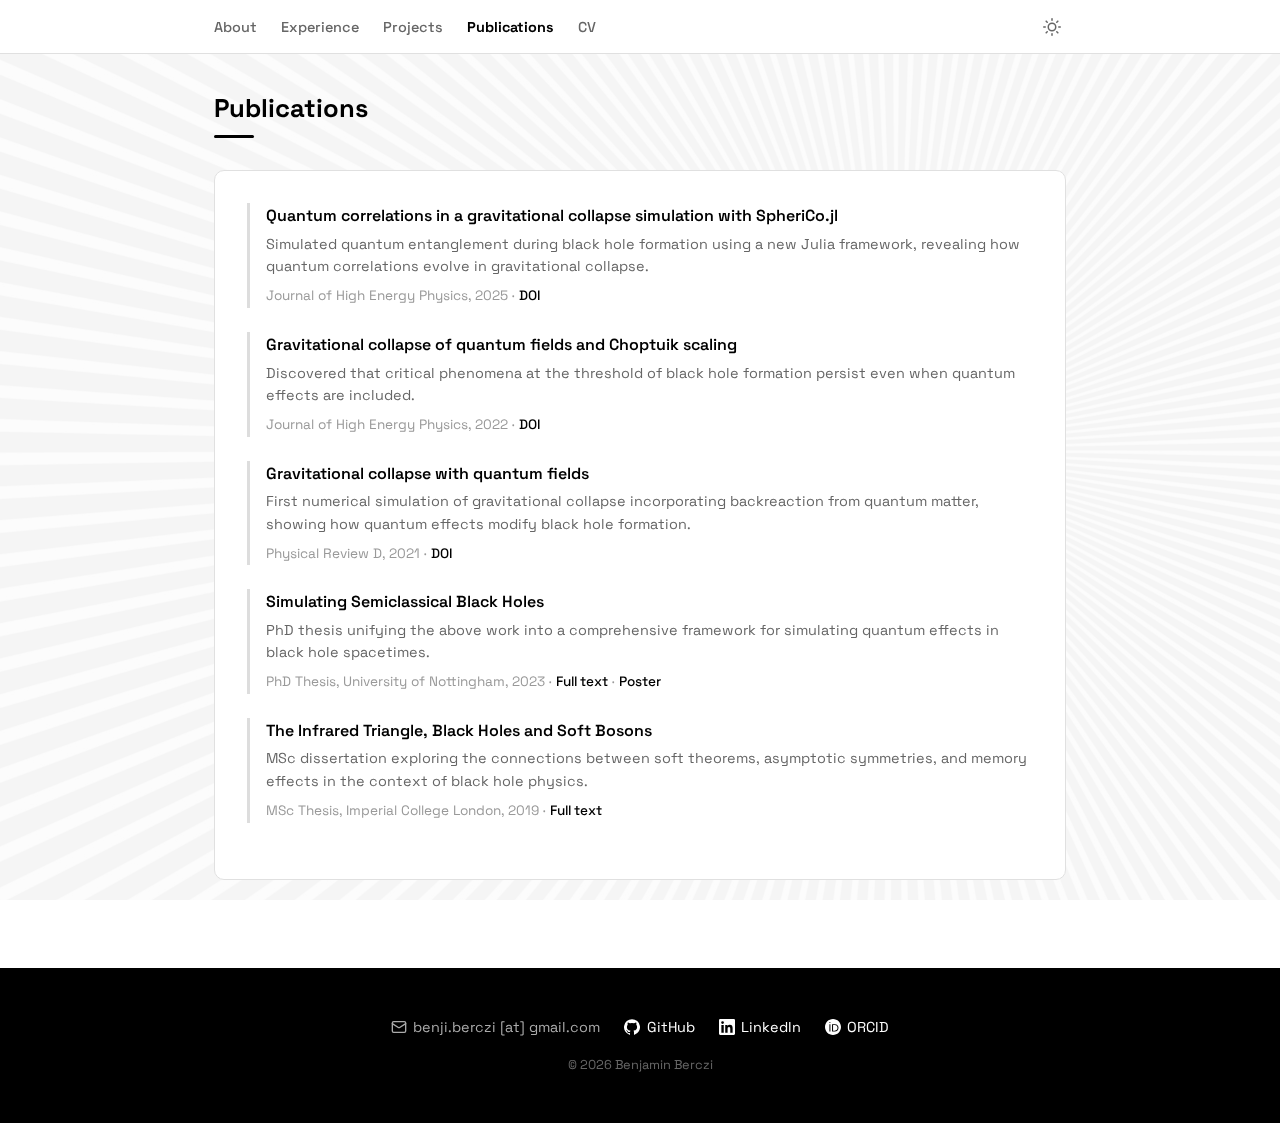
<file: publications.html>
<!DOCTYPE html>
<html lang="en">
<head>
  <meta charset="UTF-8">
  <meta name="viewport" content="width=device-width, initial-scale=1.0">
  <title>Publications — Benjamin Berczi</title>
  <meta name="description" content="Publications and skills of Benjamin Berczi, Machine Learning Scientist and AI Safety Researcher.">

  <!-- Open Graph -->
  <meta property="og:title" content="Publications — Benjamin Berczi">
  <meta property="og:description" content="Machine Learning Scientist and AI Safety Researcher. Currently a MATS research scholar working on interpreting goals and beliefs in LLMs.">
  <meta property="og:image" content="https://benjibrcz.github.io/benji_profile_pic.jpg">
  <meta property="og:url" content="https://benjibrcz.github.io/publications.html">
  <meta property="og:type" content="website">
  <meta name="twitter:card" content="summary">

  <!-- Favicon -->
  <link rel="icon" href="data:image/svg+xml,<svg xmlns='http://www.w3.org/2000/svg' viewBox='0 0 100 100'><rect fill='%23111' rx='18' width='100' height='100'/><text x='50' y='68' font-family='Space Grotesk,sans-serif' font-size='52' font-weight='700' fill='white' text-anchor='middle'>BB</text></svg>">

  <link rel="preconnect" href="https://fonts.googleapis.com">
  <link rel="preconnect" href="https://fonts.gstatic.com" crossorigin>
  <link href="https://fonts.googleapis.com/css2?family=Space+Grotesk:wght@400;500;600;700&display=swap" rel="stylesheet">
  <link rel="stylesheet" href="style.css">
</head>
<body>

<!-- Nav -->
<nav>
  <div class="container">
    <button class="nav-toggle" aria-label="Toggle navigation">&#9776;</button>
    <ul>
      <li><a href="index.html">About</a></li>
      <li><a href="experience.html">Experience</a></li>
      <li><a href="projects.html">Projects</a></li>
      <li><a href="publications.html" class="active">Publications</a></li>
      <li><a href="resume.pdf" target="_blank">CV</a></li>
    </ul>
    <button class="theme-toggle" aria-label="Toggle dark mode">
      <svg class="icon-sun" viewBox="0 0 24 24" fill="none" stroke="currentColor" stroke-width="2" stroke-linecap="round" stroke-linejoin="round"><circle cx="12" cy="12" r="5"/><line x1="12" y1="1" x2="12" y2="3"/><line x1="12" y1="21" x2="12" y2="23"/><line x1="4.22" y1="4.22" x2="5.64" y2="5.64"/><line x1="18.36" y1="18.36" x2="19.78" y2="19.78"/><line x1="1" y1="12" x2="3" y2="12"/><line x1="21" y1="12" x2="23" y2="12"/><line x1="4.22" y1="19.78" x2="5.64" y2="18.36"/><line x1="18.36" y1="5.64" x2="19.78" y2="4.22"/></svg>
      <svg class="icon-moon" viewBox="0 0 24 24" fill="none" stroke="currentColor" stroke-width="2" stroke-linecap="round" stroke-linejoin="round"><path d="M21 12.79A9 9 0 1 1 11.21 3 7 7 0 0 0 21 12.79z"/></svg>
    </button>
  </div>
</nav>

<!-- Publications -->
<section id="publications">
  <div class="container">
    <h2 class="section-title fade-in">Publications</h2>
    <div class="content-card">
    <ul class="pub-list">
      <li class="fade-in">
        <span class="pub-title">Quantum correlations in a gravitational collapse simulation with SpheriCo.jl</span>
        <span class="pub-desc">Simulated quantum entanglement during black hole formation using a new Julia framework, revealing how quantum correlations evolve in gravitational collapse.</span>
        <span class="pub-venue">Journal of High Energy Physics, 2025 &middot; <a href="https://doi.org/10.1007/JHEP05(2025)173" target="_blank" rel="noopener">DOI</a></span>
      </li>
      <li class="fade-in">
        <span class="pub-title">Gravitational collapse of quantum fields and Choptuik scaling</span>
        <span class="pub-desc">Discovered that critical phenomena at the threshold of black hole formation persist even when quantum effects are included.</span>
        <span class="pub-venue">Journal of High Energy Physics, 2022 &middot; <a href="https://doi.org/10.1007/JHEP02(2022)183" target="_blank" rel="noopener">DOI</a></span>
      </li>
      <li class="fade-in">
        <span class="pub-title">Gravitational collapse with quantum fields</span>
        <span class="pub-desc">First numerical simulation of gravitational collapse incorporating backreaction from quantum matter, showing how quantum effects modify black hole formation.</span>
        <span class="pub-venue">Physical Review D, 2021 &middot; <a href="https://doi.org/10.1103/PhysRevD.104.L041703" target="_blank" rel="noopener">DOI</a></span>
      </li>
      <li class="fade-in">
        <span class="pub-title">Simulating Semiclassical Black Holes</span>
        <span class="pub-desc">PhD thesis unifying the above work into a comprehensive framework for simulating quantum effects in black hole spacetimes.</span>
        <span class="pub-venue">PhD Thesis, University of Nottingham, 2023 &middot; <a href="https://eprints.nottingham.ac.uk/77527/" target="_blank" rel="noopener">Full text</a> &middot; <a href="BBerczi_poster_Prague.pdf" target="_blank" rel="noopener">Poster</a></span>
      </li>
      <li class="fade-in">
        <span class="pub-title">The Infrared Triangle, Black Holes and Soft Bosons</span>
        <span class="pub-desc">MSc dissertation exploring the connections between soft theorems, asymptotic symmetries, and memory effects in the context of black hole physics.</span>
        <span class="pub-venue">MSc Thesis, Imperial College London, 2019 &middot; <a href="https://imperialcollegelondon.app.box.com/s/972fjhb1kykaa1iop99qokcedutfbvy2" target="_blank" rel="noopener">Full text</a></span>
      </li>
    </ul>
    </div>
  </div>
</section>

<!-- Footer -->
<footer>
  <div class="container">
    <div class="footer-links">
      <span class="footer-email">
        <svg viewBox="0 0 24 24" fill="none" stroke="currentColor" stroke-width="2" stroke-linecap="round" stroke-linejoin="round" width="16" height="16"><rect x="2" y="4" width="20" height="16" rx="2"/><path d="m22 7-8.97 5.7a1.94 1.94 0 0 1-2.06 0L2 7"/></svg>
        benji.berczi [at] gmail.com
      </span>
      <a href="https://github.com/benjibrcz" target="_blank" rel="noopener">
        <svg viewBox="0 0 24 24" fill="currentColor" width="16" height="16"><path d="M12 .3a12 12 0 0 0-3.8 23.38c.6.11.82-.26.82-.58v-2.02c-3.34.73-4.04-1.61-4.04-1.61-.55-1.39-1.34-1.76-1.34-1.76-1.08-.74.08-.73.08-.73 1.2.08 1.84 1.23 1.84 1.23 1.07 1.84 2.81 1.3 3.5 1 .1-.78.42-1.3.76-1.6-2.67-.3-5.47-1.33-5.47-5.93 0-1.31.47-2.38 1.24-3.22-.14-.3-.54-1.52.1-3.18 0 0 1-.32 3.3 1.23a11.5 11.5 0 0 1 6.02 0c2.28-1.55 3.29-1.23 3.29-1.23.64 1.66.24 2.88.12 3.18a4.65 4.65 0 0 1 1.23 3.22c0 4.61-2.8 5.63-5.48 5.92.42.36.81 1.1.81 2.22v3.29c0 .32.21.7.82.58A12 12 0 0 0 12 .3"/></svg>
        GitHub
      </a>
      <a href="https://www.linkedin.com/in/benjamin-berczi-b7bb0a133" target="_blank" rel="noopener">
        <svg viewBox="0 0 24 24" fill="currentColor" width="16" height="16"><path d="M20.45 20.45h-3.56v-5.57c0-1.33-.02-3.04-1.85-3.04-1.85 0-2.14 1.45-2.14 2.94v5.67H9.34V9h3.41v1.56h.05a3.74 3.74 0 0 1 3.37-1.85c3.6 0 4.27 2.37 4.27 5.46v6.28zM5.34 7.43a2.06 2.06 0 1 1 0-4.13 2.06 2.06 0 0 1 0 4.13zM7.12 20.45H3.56V9h3.56v11.45zM22.22 0H1.77A1.75 1.75 0 0 0 0 1.73v20.54A1.75 1.75 0 0 0 1.77 24h20.45A1.75 1.75 0 0 0 24 22.27V1.73A1.75 1.75 0 0 0 22.22 0z"/></svg>
        LinkedIn
      </a>
      <a href="https://orcid.org/0000-0001-9390-6124" target="_blank" rel="noopener">
        <svg viewBox="0 0 24 24" fill="currentColor" width="16" height="16"><path d="M12 0C5.372 0 0 5.372 0 12s5.372 12 12 12 12-5.372 12-12S18.628 0 12 0zM7.369 4.378a.855.855 0 1 1 0 1.71.855.855 0 0 1 0-1.71zm-.754 3.348h1.508v11.13H6.615V7.726zm3.959 0h4.089c4.225 0 5.586 2.647 5.586 5.555 0 3.1-2.028 5.575-5.67 5.575h-4.005V7.726zm1.508 1.337v8.456h2.434c3.04 0 4.228-1.828 4.228-4.258 0-2.6-1.38-4.198-4.149-4.198h-2.513z"/></svg>
        ORCID
      </a>
    </div>
    <p>&copy; 2026 Benjamin Berczi</p>
  </div>
</footer>

<script>
  // Mobile nav toggle
  document.querySelector('.nav-toggle').addEventListener('click', function () {
    document.querySelector('nav ul').classList.toggle('open');
  });

  document.querySelectorAll('nav ul a').forEach(function (link) {
    link.addEventListener('click', function () {
      document.querySelector('nav ul').classList.remove('open');
    });
  });

  // Scroll-triggered fade-in
  var observer = new IntersectionObserver(function (entries) {
    entries.forEach(function (entry) {
      if (entry.isIntersecting) {
        entry.target.classList.add('visible');
        observer.unobserve(entry.target);
      }
    });
  }, { threshold: 0.15 });

  document.querySelectorAll('.fade-in').forEach(function (el) {
    observer.observe(el);
  });

  // Dark / light mode toggle
  var toggle = document.querySelector('.theme-toggle');
  var html = document.documentElement;

  function setTheme(dark) {
    html.setAttribute('data-theme', dark ? 'dark' : 'light');
    localStorage.setItem('theme', dark ? 'dark' : 'light');
  }

  // Init from saved preference or system preference
  var saved = localStorage.getItem('theme');
  if (saved) {
    setTheme(saved === 'dark');
  } else if (window.matchMedia('(prefers-color-scheme: dark)').matches) {
    setTheme(true);
  }

  toggle.addEventListener('click', function () {
    var isDark = html.getAttribute('data-theme') === 'dark';
    setTheme(!isDark);
  });
</script>

</body>
</html>
</file>
<file: style.css>
/* ===== CSS Variables & Dark Mode ===== */
:root {
  --bg: white;
  --bg-alt: #f7f7f7;
  --text: black;
  --text-secondary: #333;
  --text-muted: #666;
  --text-faint: #999;
  --accent: black;
  --accent-hover: #444;
  --border: #e0e0e0;
  --border-light: #ccc;
  --border-pub: #ddd;
  --chip-bg: #f0f0f0;
  --chip-text: #333;
  --card-bg: white;
  --card-shadow: rgba(0, 0, 0, 0.06);
  --nav-bg: rgba(255, 255, 255, 0.95);
  --footer-bg: black;
  --footer-text: #aaa;
  --footer-link: white;
  --footer-link-hover: #ccc;
  --footer-muted: #666;
  --timeline-dot-border: white;
  --thumb-bg: #f5f5f5;
}

[data-theme="dark"] {
  --bg: black;
  --bg-alt: #0a0a0a;
  --text: white;
  --text-secondary: #ccc;
  --text-muted: #999;
  --text-faint: #666;
  --accent: white;
  --accent-hover: #bbb;
  --border: #222;
  --border-light: #333;
  --border-pub: #333;
  --chip-bg: #1a1a1a;
  --chip-text: #ccc;
  --card-bg: #0a0a0a;
  --card-shadow: rgba(0, 0, 0, 0.4);
  --nav-bg: rgba(0, 0, 0, 0.95);
  --footer-bg: #0a0a0a;
  --footer-text: #666;
  --footer-link: white;
  --footer-link-hover: #aaa;
  --footer-muted: #444;
  --timeline-dot-border: black;
  --thumb-bg: #111;
}

/* ===== Reset & Base ===== */
*,
*::before,
*::after {
  margin: 0;
  padding: 0;
  box-sizing: border-box;
}

html {
  scroll-behavior: smooth;
  font-size: 16px;
}

body {
  font-family: "Space Grotesk", system-ui, -apple-system, BlinkMacSystemFont,
    "Segoe UI", Roboto, sans-serif;
  color: var(--text);
  background: var(--bg);
  line-height: 1.6;
  transition: background 0.3s, color 0.3s;
}

body::before {
  content: "";
  position: fixed;
  inset: 0;
  background: url('black_hole.jpg') no-repeat;
  background-size: 140% auto;
  background-position: left center;
  opacity: 0.04;
  pointer-events: none;
  z-index: 0;
}

[data-theme="dark"] body::before {
  opacity: 0.08;
}

a {
  color: var(--accent);
  text-decoration: none;
  transition: color 0.2s;
}

a:hover {
  color: var(--accent-hover);
}

img {
  max-width: 100%;
}

/* ===== Fade-in Animations ===== */
.fade-in {
  opacity: 0;
  transform: translateY(24px);
  transition: opacity 0.6s ease-out, transform 0.6s ease-out;
}

.fade-in.visible {
  opacity: 1;
  transform: translateY(0);
}

/* ===== Layout ===== */
.container {
  max-width: 900px;
  margin: 0 auto;
  padding: 0 1.5rem;
}

section {
  min-height: 100vh;
  display: flex;
  align-items: center;
  padding: 5.5rem 0;
}

section > .container {
  width: 100%;
}

.section-title {
  font-size: 1.6rem;
  font-weight: 700;
  margin-bottom: 2rem;
  color: var(--text);
  position: relative;
  display: inline-block;
}

.section-title::after {
  content: "";
  display: block;
  width: 40px;
  height: 3px;
  background: var(--text);
  margin-top: 0.4rem;
  border-radius: 2px;
}

nav,
section,
footer {
  position: relative;
  z-index: 1;
}

/* ===== Nav ===== */
nav {
  position: fixed;
  top: 0;
  left: 0;
  right: 0;
  background: var(--nav-bg);
  backdrop-filter: blur(8px);
  border-bottom: 1px solid var(--border);
  z-index: 100;
  padding: 0.8rem 0;
  transition: background 0.3s;
}

nav .container {
  display: flex;
  justify-content: space-between;
  align-items: center;
}

nav ul {
  list-style: none;
  display: flex;
  gap: 1.5rem;
}

nav ul a {
  color: var(--text-muted);
  font-size: 0.9rem;
  font-weight: 500;
  transition: font-variation-settings 0.2s ease, color 0.2s;
}

nav ul a:hover,
nav ul a.active {
  color: var(--text);
  font-weight: 700;
}

.theme-toggle {
  background: none;
  border: none;
  cursor: pointer;
  padding: 0.3rem;
  color: var(--text-muted);
  display: flex;
  align-items: center;
  transition: color 0.2s;
  margin-left: auto;
}

.theme-toggle:hover {
  color: var(--text);
}

.theme-toggle svg {
  width: 18px;
  height: 18px;
}

.theme-toggle .icon-moon {
  display: none;
}

[data-theme="dark"] .theme-toggle .icon-sun {
  display: none;
}

[data-theme="dark"] .theme-toggle .icon-moon {
  display: block;
}

.nav-toggle {
  display: none;
  background: none;
  border: none;
  font-size: 1.5rem;
  cursor: pointer;
  color: var(--text);
}

/* ===== Hero ===== */
.hero {
  min-height: 100vh;
  display: flex;
  align-items: center;
  justify-content: center;
  background: #0a0a0a;
  position: relative;
  overflow: hidden;
}

.hero::before {
  content: "";
  position: absolute;
  inset: 0;
  background: url('black_hole.jpg') no-repeat;
  background-size: 140% auto;
  background-position: left center;
  opacity: 0.4;
}

.hero .container {
  position: relative;
  z-index: 1;
  display: flex;
  justify-content: flex-start;
  max-width: 1100px;
}

.hero-content {
  max-width: 480px;
  width: 100%;
}

.hero-photo {
  position: absolute;
  width: 240px;
  height: 240px;
  left: 70%;
  top: 50%;
  transform: translate(-50%, -50%);
  z-index: 2;
  border-radius: 50%;
}

.hero h1 {
  font-size: 2.4rem;
  font-weight: 700;
  line-height: 1.15;
  margin-bottom: 0.5rem;
  color: white;
}

.hero .subtitle {
  font-size: 1.1rem;
  color: rgba(255, 255, 255, 0.7);
  margin-bottom: 0.5rem;
  font-weight: 400;
}

.hero .currently {
  font-size: 0.95rem;
  color: rgba(255, 255, 255, 0.5);
  margin-bottom: 1.3rem;
}

.hero .currently strong {
  color: white;
}


/* ===== Scroll Hint ===== */
.scroll-hint {
  position: absolute;
  bottom: 2rem;
  left: 50%;
  transform: translateX(-50%);
  z-index: 2;
  color: rgba(255, 255, 255, 0.5);
  animation: bounce 2s ease infinite;
  transition: color 0.2s;
}

.scroll-hint:hover {
  color: rgba(255, 255, 255, 0.9);
}

.scroll-hint svg {
  width: 28px;
  height: 28px;
}

@keyframes bounce {
  0%, 100% { transform: translateX(-50%) translateY(0); }
  50% { transform: translateX(-50%) translateY(8px); }
}

/* ===== About ===== */
.about-headline {
  font-size: clamp(1.2rem, 2.5vw, 1.6rem);
  color: var(--text);
  font-weight: 700;
  margin-bottom: 2rem;
  line-height: 1.4;
}

.about {
  padding-top: 3rem;
}

.about-current {
  font-size: 1.05rem;
  color: var(--text-secondary);
  margin-bottom: 1rem;
}

.about p {
  font-size: 1.05rem;
  color: var(--text-secondary);
  max-width: 700px;
  line-height: 1.75;
}

/* ===== Content Card ===== */
.content-card {
  background: var(--card-bg);
  border: 1px solid var(--border);
  border-radius: 10px;
  padding: 2rem;
}

/* ===== Timeline (Experience & Education) ===== */
.timeline {
  position: relative;
  padding-left: 2rem;
}

.timeline::before {
  content: "";
  position: absolute;
  left: 0;
  top: 0.5rem;
  bottom: 0.5rem;
  width: 2px;
  background: var(--border-light);
}

.timeline-item {
  position: relative;
  margin-bottom: 2.5rem;
}

.timeline-item:last-child {
  margin-bottom: 0;
}

.timeline-item::before {
  content: "";
  position: absolute;
  left: -2rem;
  top: 0.55rem;
  width: 10px;
  height: 10px;
  border-radius: 50%;
  background: var(--text);
  border: 2px solid var(--timeline-dot-border);
  transform: translateX(-4px);
}

.timeline-item h3 {
  font-size: 1.1rem;
  font-weight: 600;
  margin-bottom: 0.15rem;
}

.timeline-item .meta {
  font-size: 0.85rem;
  color: var(--text-faint);
  margin-bottom: 0.5rem;
}

.timeline-item ul {
  padding-left: 1.2rem;
  color: var(--text-secondary);
  font-size: 0.95rem;
}

.timeline-item ul li {
  margin-bottom: 0.3rem;
}

/* ===== Projects ===== */
.projects-grid {
  display: grid;
  grid-template-columns: 1fr;
  gap: 1.5rem;
}

.project-card {
  background: var(--card-bg);
  border: 1px solid var(--border);
  border-radius: 10px;
  padding: 0;
  overflow: hidden;
  display: flex;
  transition: box-shadow 0.3s, transform 0.3s;
}

.project-card:hover {
  box-shadow: 0 6px 24px var(--card-shadow);
  transform: translateY(-2px);
}

.project-thumb {
  width: 180px;
  min-height: 100%;
  background: var(--thumb-bg);
  flex-shrink: 0;
  overflow: hidden;
  transition: background 0.3s;
}

.project-thumb img {
  width: 100%;
  height: 100%;
  object-fit: cover;
}

.project-thumb.contain img {
  object-fit: contain;
}

.project-body {
  padding: 1.5rem 1.8rem;
  flex: 1;
}

.project-body h3 {
  font-size: 1.1rem;
  font-weight: 600;
  margin-bottom: 0.5rem;
}

.project-body p {
  color: var(--text-secondary);
  font-size: 0.95rem;
  margin-bottom: 1rem;
  line-height: 1.6;
}

.project-links {
  display: flex;
  gap: 0.75rem;
  flex-wrap: wrap;
}

.project-links a {
  display: inline-flex;
  align-items: center;
  gap: 0.3rem;
  font-size: 0.85rem;
  font-weight: 500;
  color: var(--text-muted);
  text-decoration: underline;
}

.project-links a:hover {
  color: var(--text);
}

.project-links svg {
  width: 14px;
  height: 14px;
}

/* ===== Publications ===== */
.pub-list {
  list-style: none;
}

.pub-list li {
  margin-bottom: 1.5rem;
  padding-left: 1rem;
  border-left: 3px solid var(--border-pub);
  transition: border-color 0.2s;
}

.pub-list li:hover {
  border-left-color: var(--text);
}

.pub-list .pub-title {
  font-weight: 600;
  font-size: 1rem;
  display: block;
  margin-bottom: 0.25rem;
}

.pub-list .pub-desc {
  display: block;
  font-size: 0.9rem;
  color: var(--text-muted);
  line-height: 1.55;
  margin-bottom: 0.3rem;
}

.pub-list .pub-venue {
  font-size: 0.85rem;
  color: var(--text-faint);
}

.pub-list .pub-venue a {
  font-weight: 500;
}

/* ===== Skills ===== */
.skills-group {
  margin-bottom: 1.5rem;
}

.skills-group h3 {
  font-size: 0.9rem;
  font-weight: 600;
  color: var(--text-faint);
  text-transform: uppercase;
  letter-spacing: 0.05em;
  margin-bottom: 0.75rem;
}

.chips {
  display: flex;
  flex-wrap: wrap;
  gap: 0.5rem;
}

.chip {
  display: inline-block;
  padding: 0.35rem 0.85rem;
  background: var(--chip-bg);
  color: var(--chip-text);
  border-radius: 20px;
  font-size: 0.85rem;
  font-weight: 500;
  transition: background 0.3s;
}

/* ===== Footer ===== */
footer {
  background: var(--footer-bg);
  color: var(--footer-text);
  padding: 3rem 0;
  text-align: center;
  transition: background 0.3s;
}

footer a {
  color: var(--footer-link);
}

footer a:hover {
  color: var(--footer-link-hover);
}

footer .footer-links {
  display: flex;
  justify-content: center;
  gap: 1.5rem;
  margin-bottom: 1rem;
  flex-wrap: wrap;
}

footer .footer-links a {
  font-size: 0.9rem;
  display: inline-flex;
  align-items: center;
  gap: 0.4rem;
}

footer .footer-links a svg {
  width: 16px;
  height: 16px;
  flex-shrink: 0;
}

.footer-email {
  display: inline-flex;
  align-items: center;
  gap: 0.4rem;
  font-size: 0.9rem;
  color: var(--footer-text);
}

footer p {
  font-size: 0.8rem;
  color: var(--footer-muted);
}

/* ===== Responsive ===== */
@media (max-width: 768px) {
  section {
    min-height: auto;
    padding: 4rem 0;
  }

  .hero {
    min-height: 100vh;
  }

  .hero::before {
    background-size: auto 100%;
    background-position: center center;
  }

  .hero .container {
    justify-content: center;
    position: absolute;
    top: 15%;
    left: 0;
    right: 0;
  }

  .hero-content {
    text-align: center;
  }

  .hero-photo {
    width: 160px;
    height: 160px;
    left: 50%;
    top: 50%;
  }

  .hero h1 {
    font-size: 2rem;
  }

  .project-card {
    flex-direction: column;
  }

  .project-thumb {
    width: 100%;
    min-height: auto;
    height: 160px;
  }

  nav ul {
    display: none;
    position: absolute;
    top: 100%;
    left: 0;
    right: 0;
    background: var(--bg-alt);
    flex-direction: column;
    padding: 1rem 1.5rem;
    border-bottom: 1px solid var(--border);
    gap: 0.75rem;
  }

  nav ul.open {
    display: flex;
  }

  .nav-toggle {
    display: block;
  }

}

@media (max-width: 480px) {
  .hero h1 {
    font-size: 1.7rem;
  }

  .container {
    padding: 0 1rem;
  }
}
</file>
